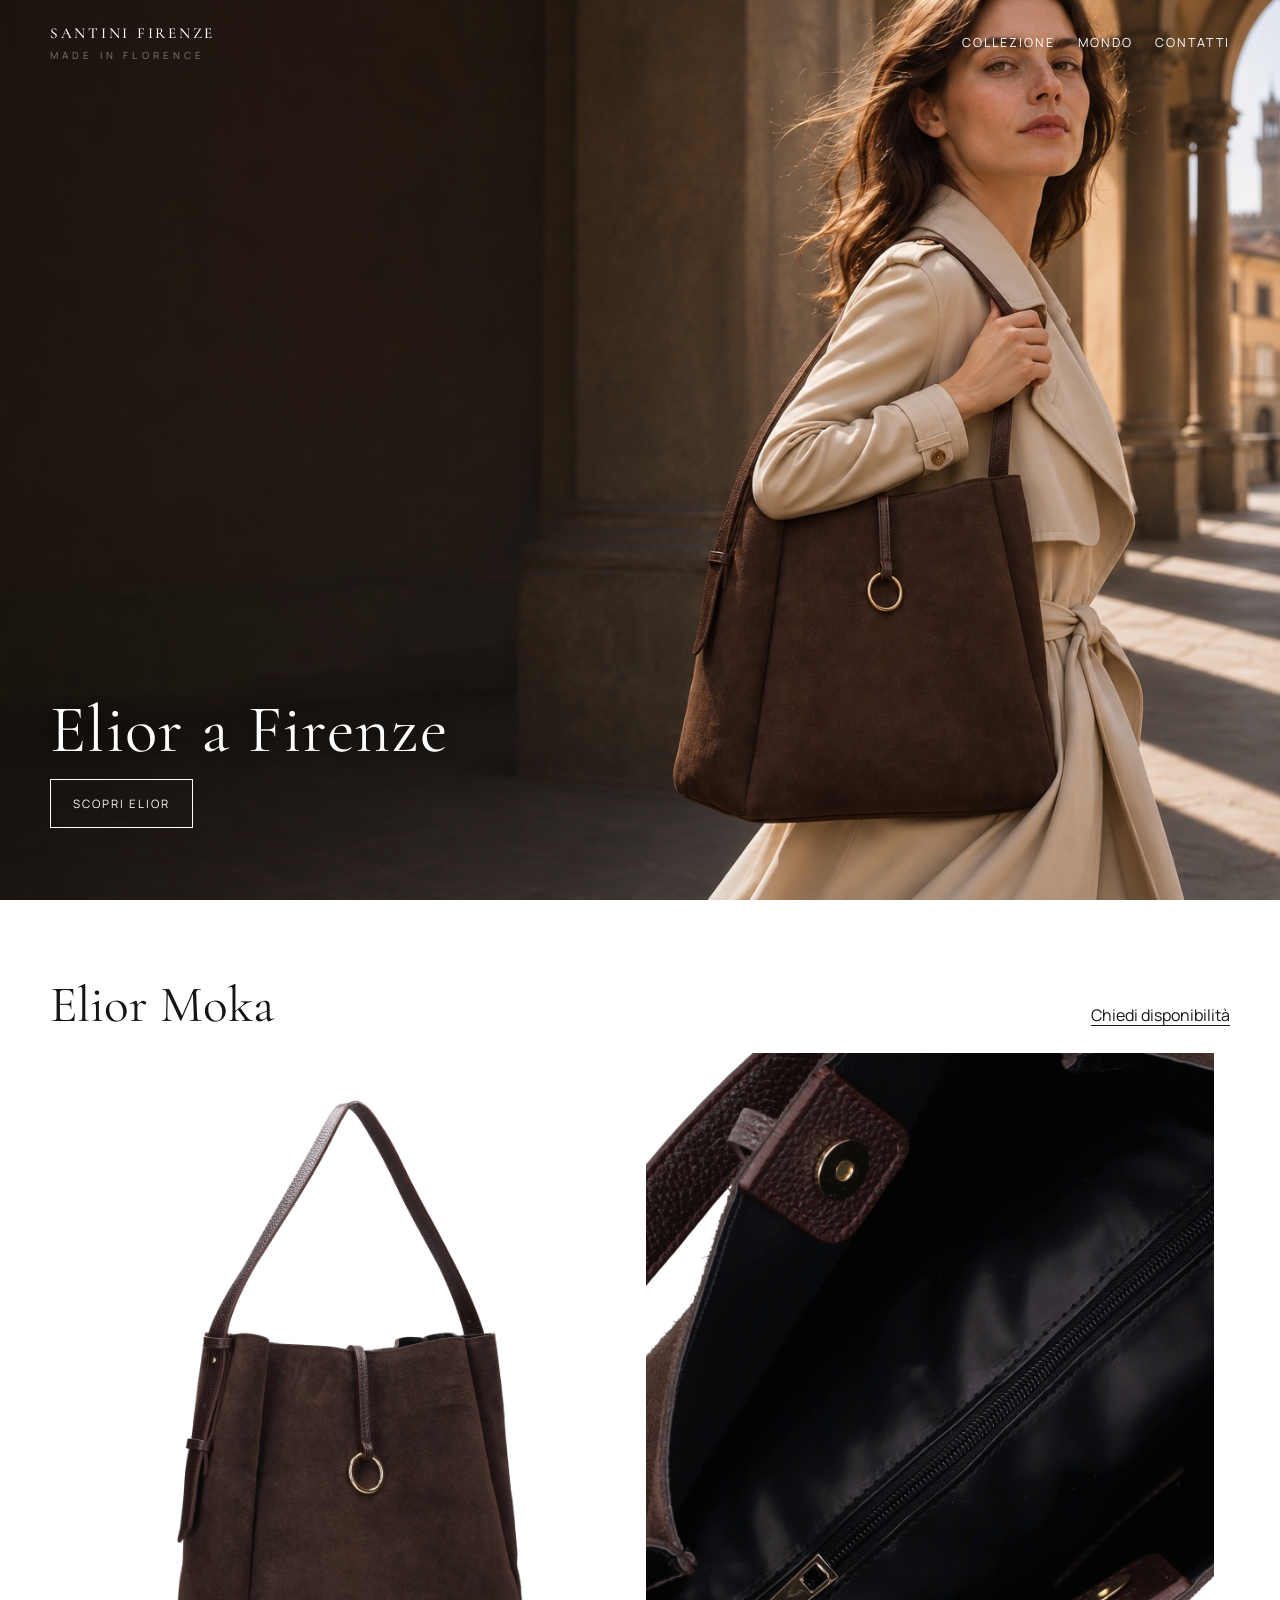
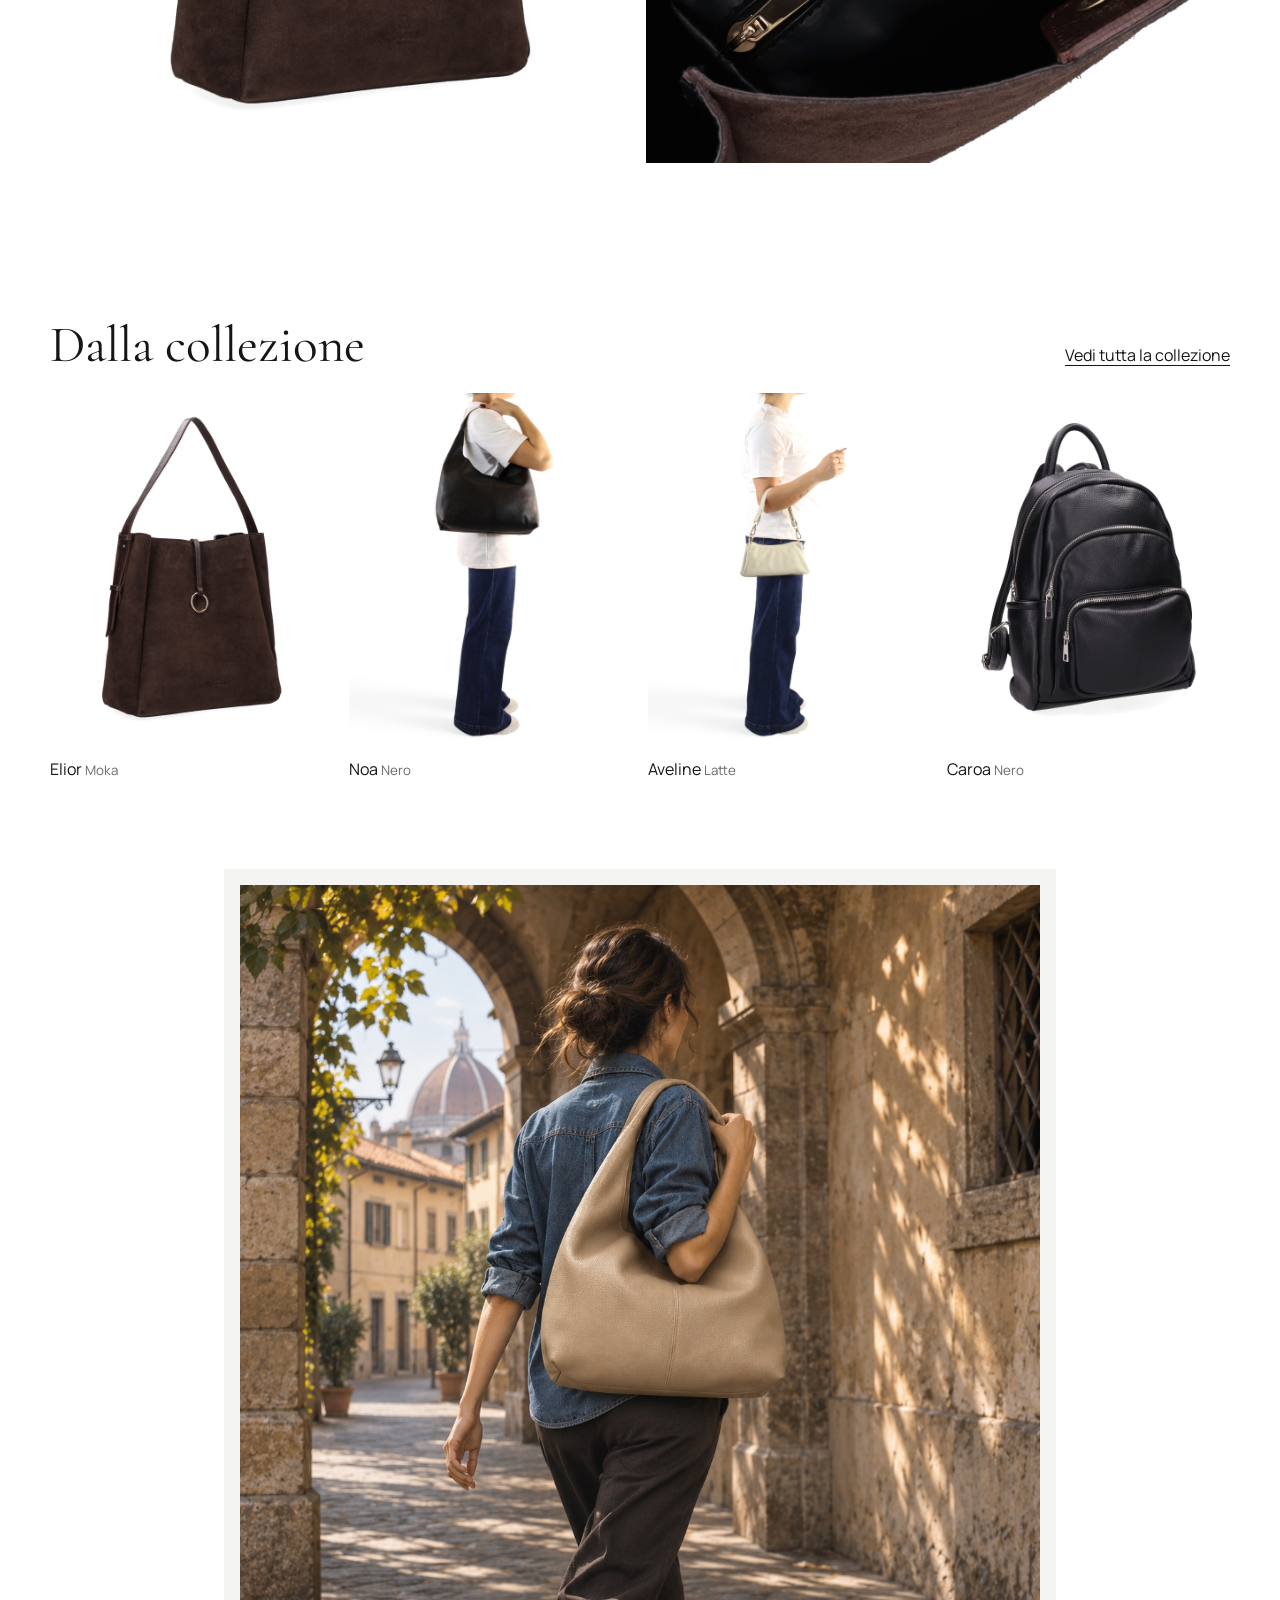
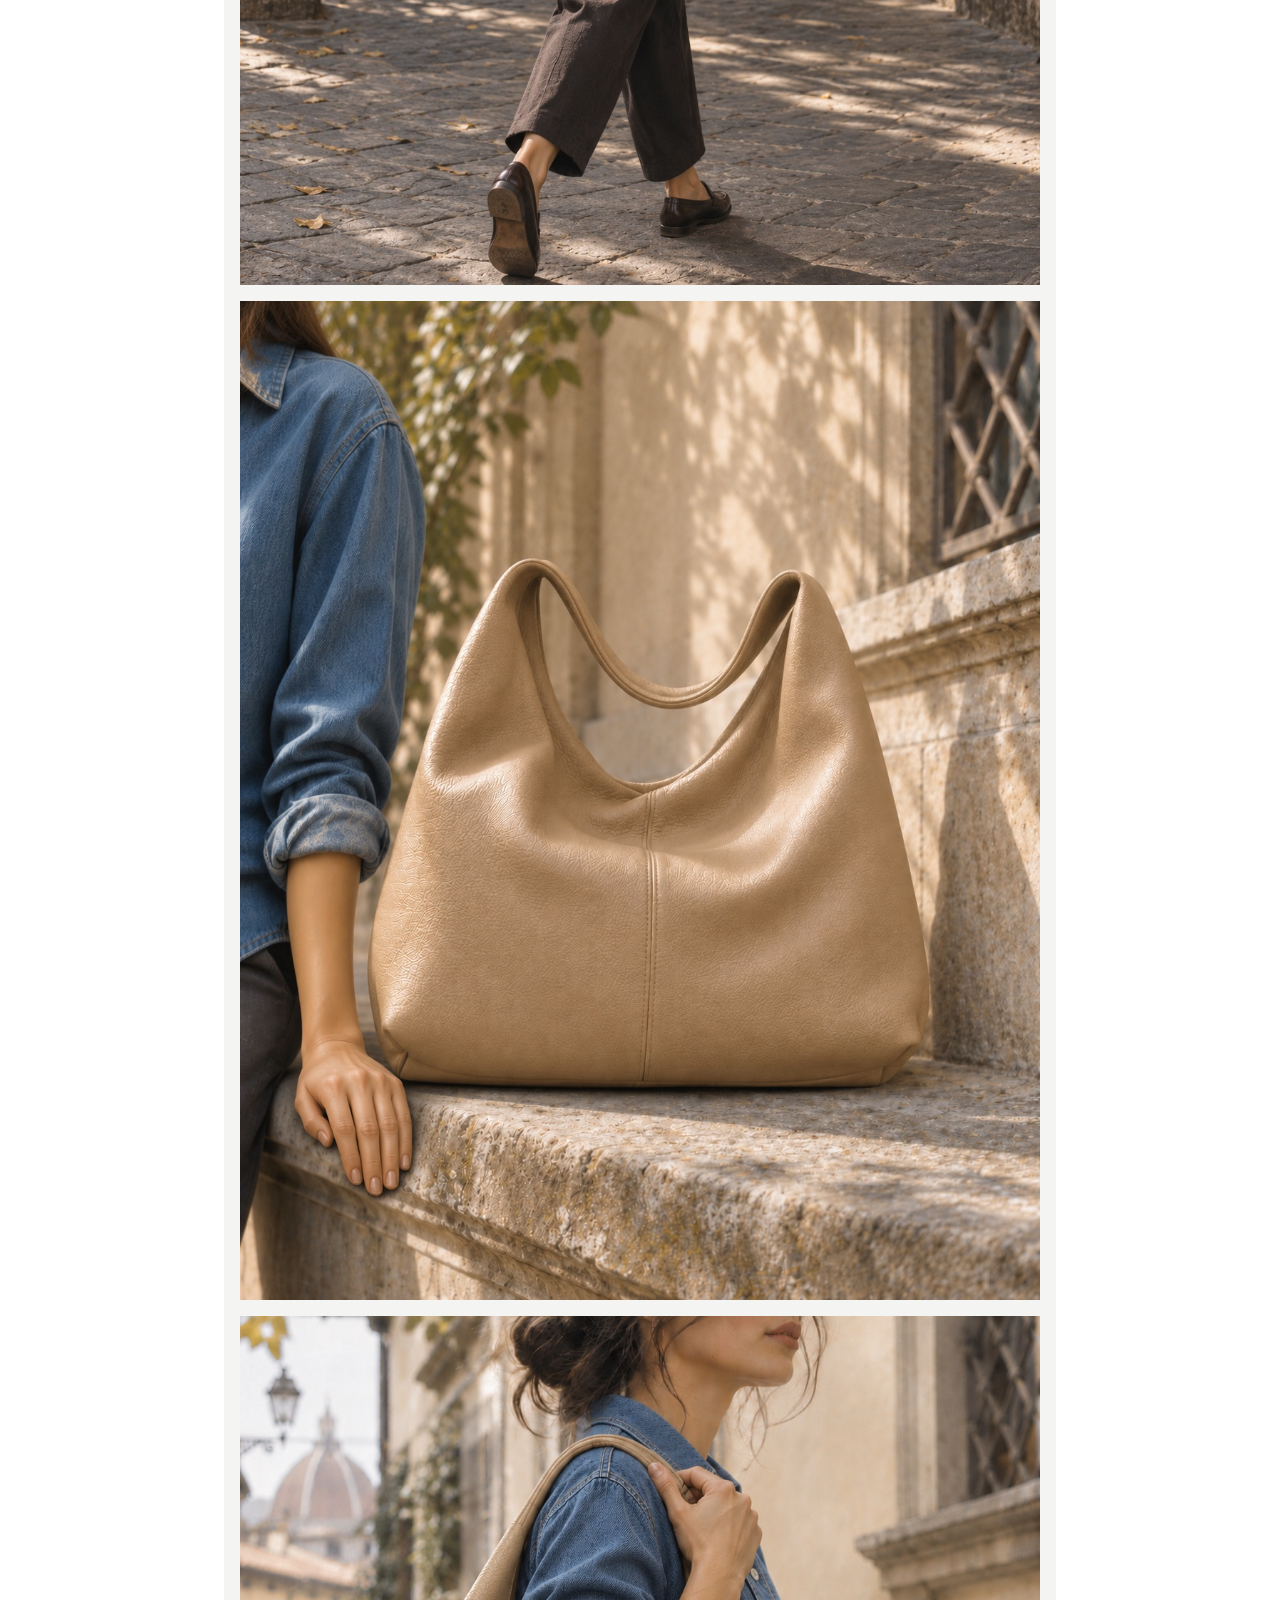
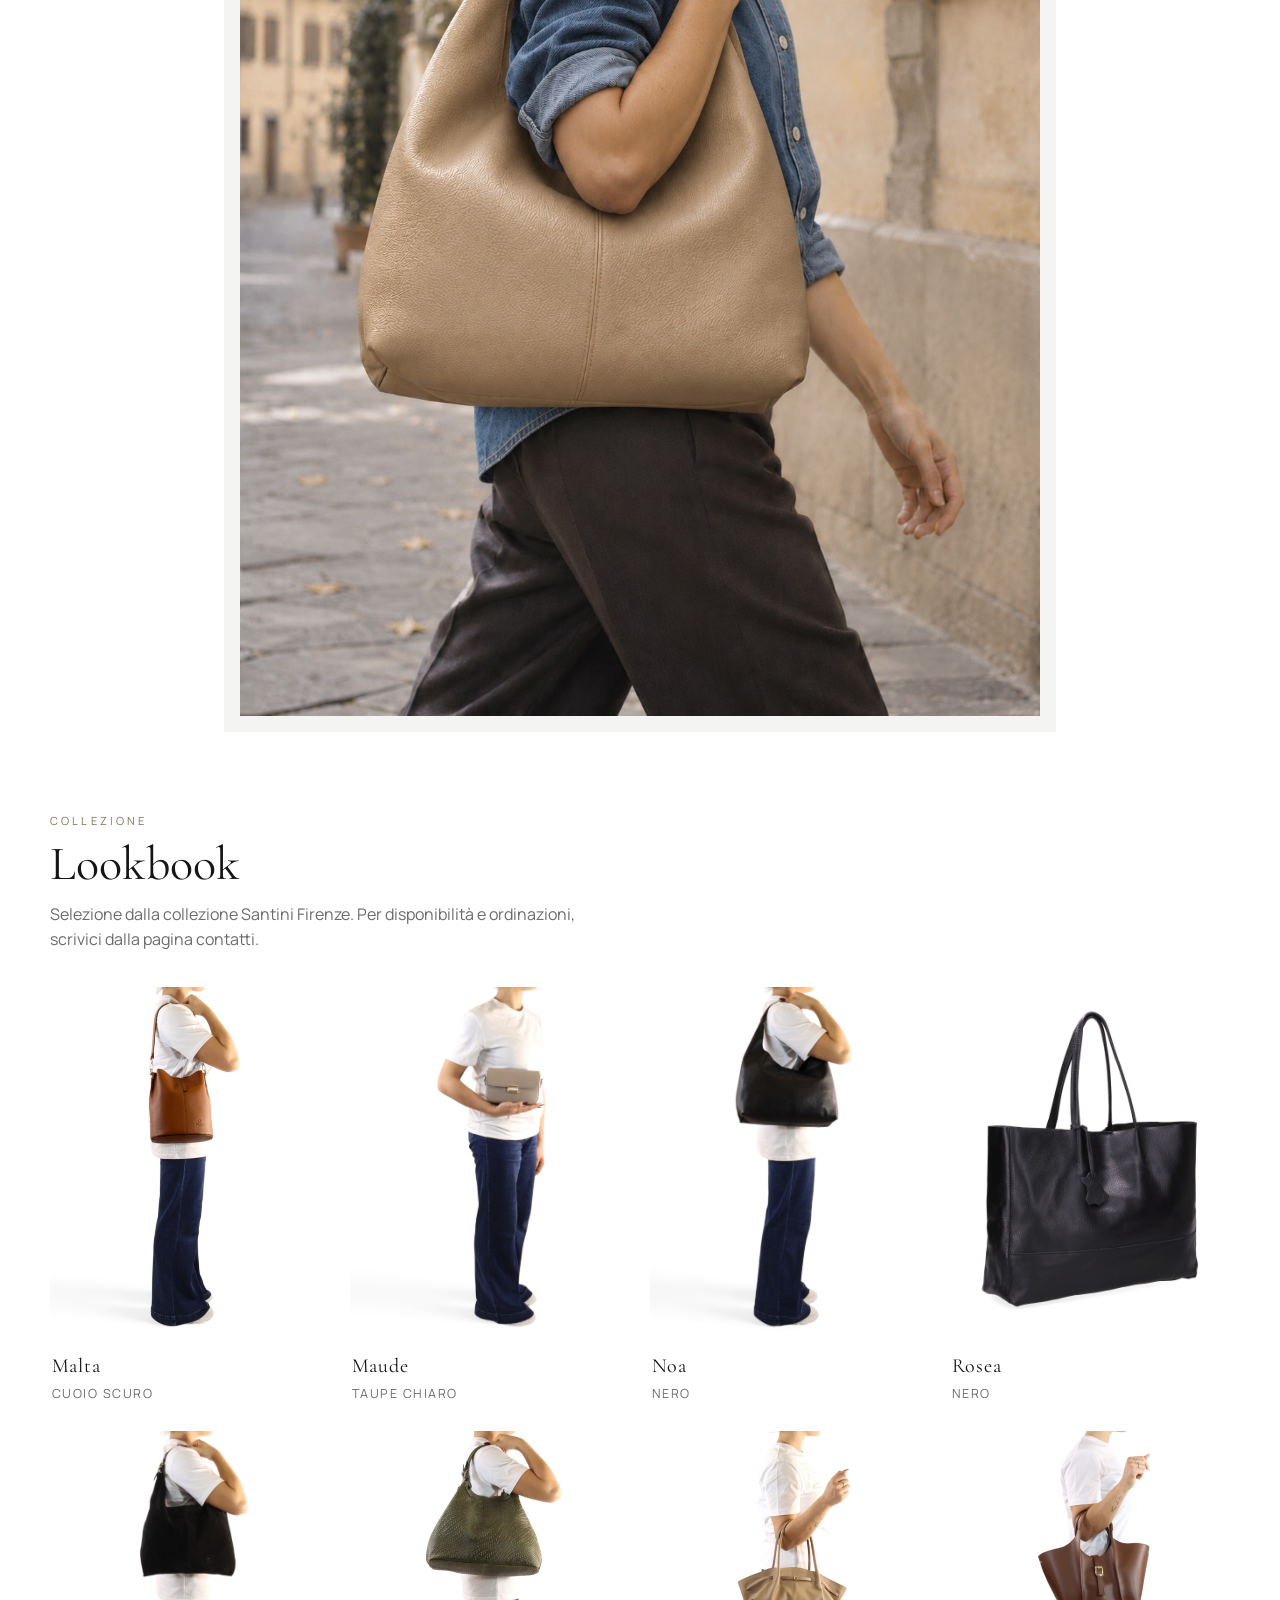
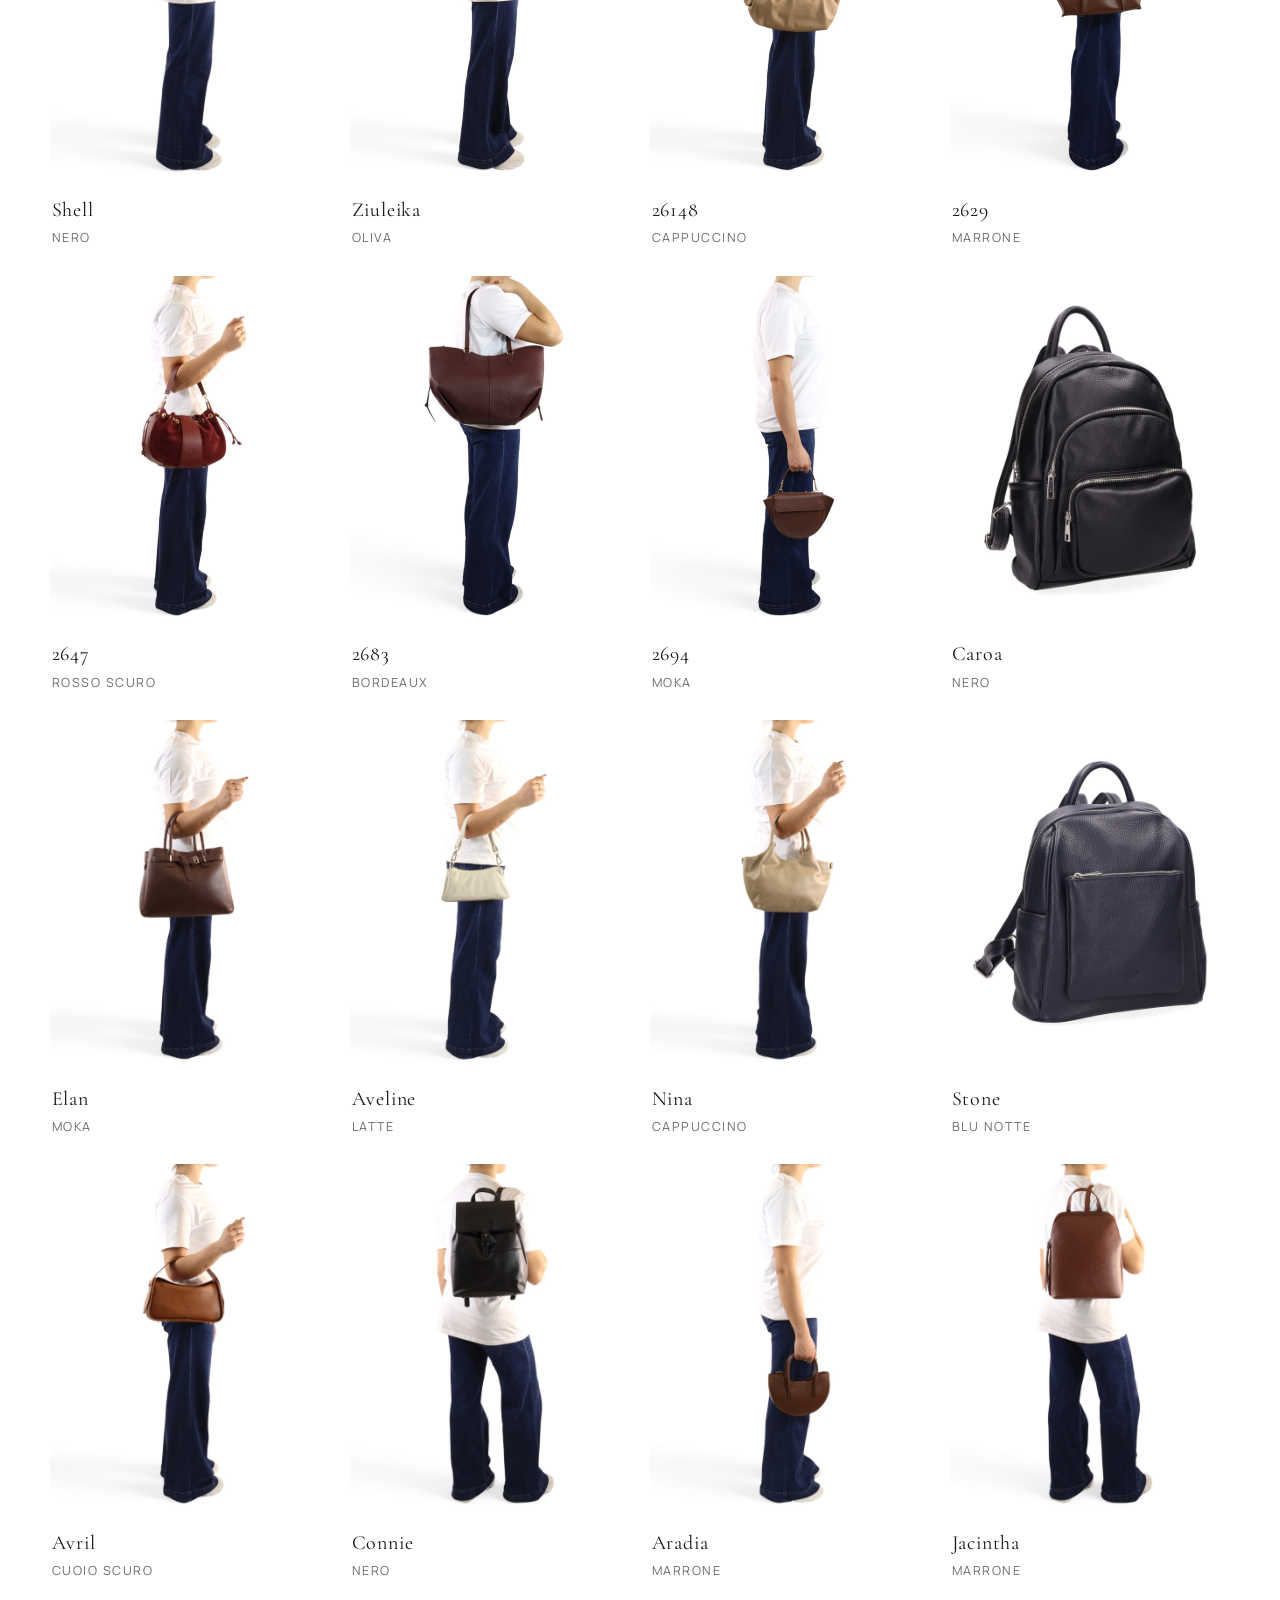
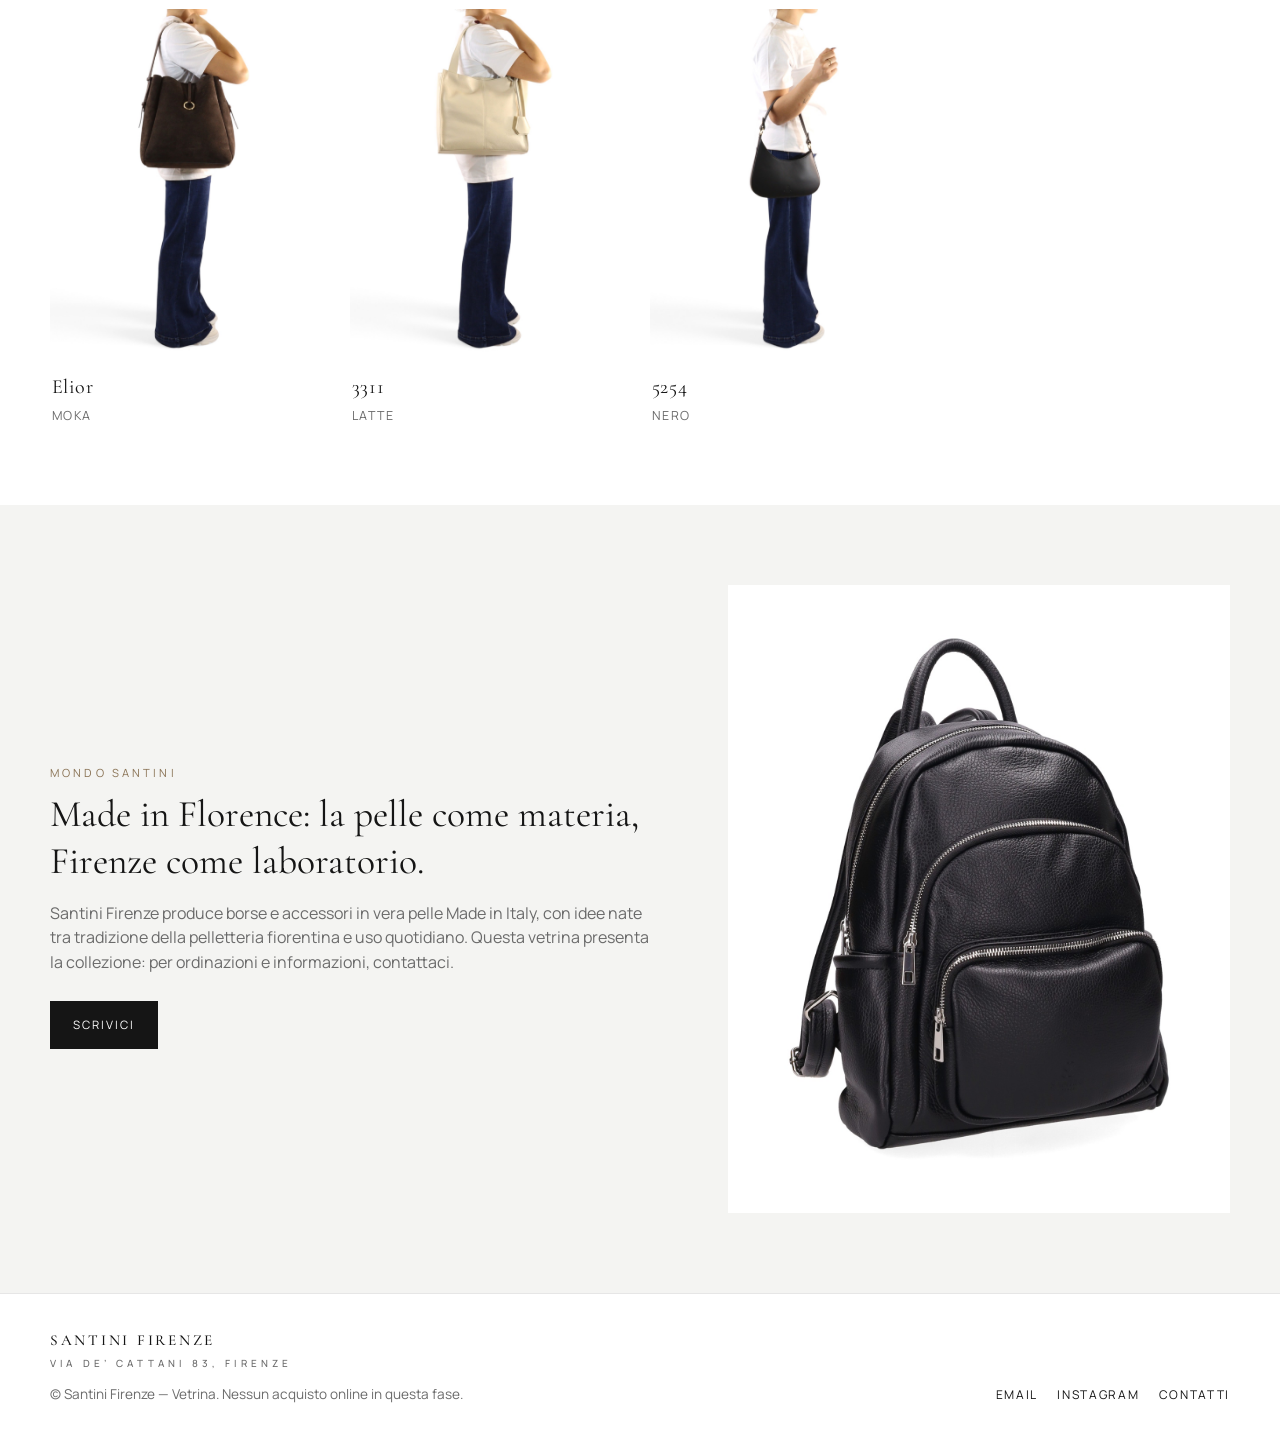
<file: index.html>
<!DOCTYPE html>
<html lang="it">
<head>
  <meta charset="UTF-8">
  <meta name="viewport" content="width=device-width, initial-scale=1.0">
  <title>Santini Firenze — Borse in vera pelle</title>
  <meta name="description" content="Santini Firenze: borse e accessori in vera pelle, artigianato fiorentino. Vetrina della collezione.">
  <link rel="preconnect" href="https://fonts.googleapis.com">
  <link rel="preconnect" href="https://fonts.gstatic.com" crossorigin>
  <link href="https://fonts.googleapis.com/css2?family=Cormorant+Garamond:ital,wght@0,400;0,500;1,400&family=Manrope:wght@400;500;600&display=swap" rel="stylesheet">
  <link rel="stylesheet" href="css/style.css">
  <style>
    .elior-hero .hero__media img { object-position: 70% 55%; }
    .elior-hero .hero__media::after { background: linear-gradient(90deg, #120d08aa, transparent 62%); }
    .elior-hero .hero__copy { width: min(100% - 3rem, 1180px); max-width: none; }
    .elior-campaign, .elior-selection { padding-block: clamp(2rem, 6vw, 5rem); }
    .elior-heading { display:flex; align-items:baseline; justify-content:space-between; flex-wrap:wrap; gap:1rem; margin-bottom:1.25rem; }
    .elior-heading h2 { font: 400 clamp(2rem, 4vw, 3.2rem)/1.1 'Cormorant Garamond', Georgia, serif; }
    .elior-heading a { text-decoration: underline; text-underline-offset: .25em; }
    .elior-photos { display:grid; grid-template-columns:repeat(2,minmax(0,1fr)); gap:.75rem; max-width:1180px; margin-inline:auto; padding-inline:1rem; }
    .elior-photos img { display:block; width:100%; height:auto; }
    .elior-cards { display:grid; grid-template-columns:repeat(4,minmax(0,1fr)); gap:1rem; }
    .elior-cards img { display:block; width:100%; aspect-ratio:4/5; object-fit:contain; background:#fff; }
    .elior-cards span { display:block; padding-block:.65rem; }
    .elior-cards small { color:var(--muted); }
    #elior { scroll-margin-top:3rem; }
    @media (max-width: 640px) {
      .elior-hero .hero__media img { object-position:75% 55%; }
      .elior-hero .hero__media::after { background:linear-gradient(0deg,#120d08bb,transparent 50%); }
      .elior-hero .hero__copy { padding-bottom:2.25rem; }
      .elior-photos { grid-template-columns:1fr; }
      .elior-cards { grid-template-columns:repeat(2,minmax(0,1fr)); }
    }
  </style>
</head>
<body>

<header class="site-header">
  <div class="wrap inner">
    <a class="brand" href="index.html">Santini Firenze<span>Made in Florence</span></a>
    <nav aria-label="Principale">
      <a href="#collezione">Collezione</a>
      <a href="#mondo">Mondo</a>
      <a href="contatti.html">Contatti</a>
    </nav>
  </div>
</header>

<section class="hero elior-hero" aria-label="Elior Moka in evidenza">
  <div class="hero__media">
    <img src="img/web/elior-moka-braccio-visibile.jpg" alt="Elior Moka indossata sotto un portico fiorentino" width="1536" height="1024" fetchpriority="high">
  </div>
  <div class="wrap hero__copy">
    <h1>Elior a Firenze</h1>
    <div class="cta-row">
      <a class="btn" href="#elior">Scopri Elior</a>
    </div>
  </div>
</section>

<section class="elior-campaign" id="elior" aria-labelledby="elior-title">
  <div class="wrap elior-heading">
    <h2 id="elior-title">Elior Moka</h2>
    <a href="contatti.html">Chiedi disponibilità</a>
  </div>
  <div class="elior-photos">
    <img src="img/web/elior-moka-originale.jpg" alt="Elior Moka vista di fronte" width="1280" height="1600" loading="lazy">
    <img src="img/web/elior-moka-dettaglio.jpg" alt="Primo piano della pelle moka e dell’anello dorato di Elior" width="1280" height="1600" loading="lazy">
  </div>
</section>

<section class="wrap elior-selection" aria-labelledby="elior-selection-title">
  <div class="elior-heading">
    <h2 id="elior-selection-title">Dalla collezione</h2>
    <a href="#collezione">Vedi tutta la collezione</a>
  </div>
  <div class="elior-cards">
    <a href="#elior"><img src="img/web/elior-moka-originale.jpg" alt="" loading="lazy"><span>Elior <small>Moka</small></span></a>
    <a href="contatti.html"><img src="img/web/13-noa-nero.jpg" alt="" loading="lazy"><span>Noa <small>Nero</small></span></a>
    <a href="contatti.html"><img src="img/web/04-aveline-latte.jpg" alt="" loading="lazy"><span>Aveline <small>Latte</small></span></a>
    <a href="contatti.html"><img src="img/web/06-caroa-nero.jpg" alt="" loading="lazy"><span>Caroa <small>Nero</small></span></a>
  </div>
</section>

<section aria-label="Lifestyle Santini Firenze" style="display:grid;grid-template-columns:minmax(0,1fr);gap:1rem;max-width:52rem;margin-inline:auto;padding:1rem;background:#f4f4f2">
  <img src="img/web/noa-firenze.jpg" alt="Borsa beige indossata sotto un arco a Firenze" width="1122" height="1402" loading="lazy" style="display:block;width:100%;height:auto">
  <img src="img/web/noa-dettaglio-posa-naturale.jpg" alt="Dettaglio della pelle beige e del manico della borsa" width="1122" height="1402" loading="lazy" style="display:block;width:100%;height:auto">
  <img id="foto-di-profilo" src="img/web/noa-indossata-gomito-frontale.jpg" alt="Primo piano della borsa beige indossata a spalla con camicia in jeans" width="1122" height="1402" style="scroll-margin-top:5rem;display:block;width:100%;height:auto">
</section>

<section class="section" id="collezione">
  <div class="wrap">
    <div class="section-head">
      <p class="eyebrow">Collezione</p>
      <h2>Lookbook</h2>
      <p>Selezione dalla collezione Santini Firenze. Per disponibilità e ordinazioni, scrivici dalla pagina contatti.</p>
    </div>
    <div class="lookbook">
      <a class="look" href="contatti.html">
        <figure><img src="img/web/lookbook-malta.jpg" alt="Malta cuoio scuro" loading="lazy" width="1119" height="1400"></figure>
        <figcaption><div class="name">Malta</div><div class="color">Cuoio scuro</div></figcaption>
      </a>
      <a class="look" href="contatti.html">
        <figure><img src="img/web/11-maude-taupe-chiaro.jpg" alt="Maude taupe chiaro" loading="lazy" width="800" height="1000"></figure>
        <figcaption><div class="name">Maude</div><div class="color">Taupe chiaro</div></figcaption>
      </a>
      <a class="look" href="contatti.html">
        <figure><img src="img/web/13-noa-nero.jpg" alt="Noa nero" loading="lazy" width="800" height="1000"></figure>
        <figcaption><div class="name">Noa</div><div class="color">Nero</div></figcaption>
      </a>
      <a class="look" href="contatti.html">
        <figure><img src="img/web/14-rosea-nero.jpg" alt="Rosea nero" loading="lazy" width="800" height="1000"></figure>
        <figcaption><div class="name">Rosea</div><div class="color">Nero</div></figcaption>
      </a>
      <a class="look" href="contatti.html">
        <figure><img src="img/web/15-shell-sc28-nero.jpg" alt="Shell nero" loading="lazy" width="800" height="1000"></figure>
        <figcaption><div class="name">Shell</div><div class="color">Nero</div></figcaption>
      </a>
      <a class="look" href="contatti.html">
        <figure><img src="img/web/lookbook-ziuleika.jpg" alt="Ziuleika oliva" loading="lazy" width="1119" height="1400"></figure>
        <figcaption><div class="name">Ziuleika</div><div class="color">Oliva</div></figcaption>
      </a>
      <a class="look" href="contatti.html">
        <figure><img src="img/web/lookbook-26148.jpg" alt="26148 cappuccino" loading="lazy" width="1119" height="1400"></figure>
        <figcaption><div class="name">26148</div><div class="color">Cappuccino</div></figcaption>
      </a>
      <a class="look" href="contatti.html">
        <figure><img src="img/web/lookbook-2629.jpg" alt="2629 marrone" loading="lazy" width="1120" height="1400"></figure>
        <figcaption><div class="name">2629</div><div class="color">Marrone</div></figcaption>
      </a>
      <a class="look" href="contatti.html">
        <figure><img src="img/web/lookbook-2647.jpg" alt="2647 rosso scuro" loading="lazy" width="1119" height="1400"></figure>
        <figcaption><div class="name">2647</div><div class="color">Rosso scuro</div></figcaption>
      </a>
      <a class="look" href="contatti.html">
        <figure><img src="img/web/lookbook-2683.jpg" alt="2683 bordeaux" loading="lazy" width="1120" height="1400"></figure>
        <figcaption><div class="name">2683</div><div class="color">Bordeaux</div></figcaption>
      </a>
      <a class="look" href="contatti.html">
        <figure><img src="img/web/lookbook-2694.jpg" alt="2694 moka" loading="lazy" width="1120" height="1400"></figure>
        <figcaption><div class="name">2694</div><div class="color">Moka</div></figcaption>
      </a>
      <a class="look" href="contatti.html">
        <figure><img src="img/web/06-caroa-nero.jpg" alt="Caroa nero" loading="lazy" width="800" height="1000"></figure>
        <figcaption><div class="name">Caroa</div><div class="color">Nero</div></figcaption>
      </a>
      <a class="look" href="contatti.html">
        <figure><img src="img/web/08-elan-moka.jpg" alt="Elan moka" loading="lazy" width="800" height="1000"></figure>
        <figcaption><div class="name">Elan</div><div class="color">Moka</div></figcaption>
      </a>
      <a class="look" href="contatti.html">
        <figure><img src="img/web/04-aveline-latte.jpg" alt="Aveline latte" loading="lazy" width="800" height="1000"></figure>
        <figcaption><div class="name">Aveline</div><div class="color">Latte</div></figcaption>
      </a>
      <a class="look" href="contatti.html">
        <figure><img src="img/web/12-nina-cappuccino.jpg" alt="Nina cappuccino" loading="lazy" width="800" height="1000"></figure>
        <figcaption><div class="name">Nina</div><div class="color">Cappuccino</div></figcaption>
      </a>
      <a class="look" href="contatti.html">
        <figure><img src="img/web/16-stone-blu-notte.jpg" alt="Stone blu notte" loading="lazy" width="800" height="1000"></figure>
        <figcaption><div class="name">Stone</div><div class="color">Blu notte</div></figcaption>
      </a>
      <a class="look" href="contatti.html">
        <figure><img src="img/web/05-avril-cuoio-scuro.jpg" alt="Avril cuoio scuro" loading="lazy" width="800" height="1000"></figure>
        <figcaption><div class="name">Avril</div><div class="color">Cuoio scuro</div></figcaption>
      </a>
      <a class="look" href="contatti.html">
        <figure><img src="img/web/07-connie-nero.jpg" alt="Connie nero" loading="lazy" width="800" height="1000"></figure>
        <figcaption><div class="name">Connie</div><div class="color">Nero</div></figcaption>
      </a>
      <a class="look" href="contatti.html">
        <figure><img src="img/web/03-aradia-marrone.jpg" alt="Aradia marrone" loading="lazy" width="800" height="1000"></figure>
        <figcaption><div class="name">Aradia</div><div class="color">Marrone</div></figcaption>
      </a>
      <a class="look" href="contatti.html">
        <figure><img src="img/web/10-jacintha-marrone.jpg" alt="Jacintha marrone" loading="lazy" width="800" height="1000"></figure>
        <figcaption><div class="name">Jacintha</div><div class="color">Marrone</div></figcaption>
      </a>
      <a class="look" href="contatti.html">
        <figure><img src="img/web/09-elior-sc523-moka.jpg" alt="Elior moka" loading="lazy" width="800" height="1000"></figure>
        <figcaption><div class="name">Elior</div><div class="color">Moka</div></figcaption>
      </a>
      <a class="look" href="contatti.html">
        <figure><img src="img/web/01-3311-latte.jpg" alt="Modello 3311 latte" loading="lazy" width="800" height="1000"></figure>
        <figcaption><div class="name">3311</div><div class="color">Latte</div></figcaption>
      </a>
      <a class="look" href="contatti.html">
        <figure><img src="img/web/02-5254-nero.jpg" alt="Modello 5254 nero" loading="lazy" width="800" height="1000"></figure>
        <figcaption><div class="name">5254</div><div class="color">Nero</div></figcaption>
      </a>
    </div>
  </div>
</section>

<section class="section mist" id="mondo">
  <div class="wrap story">
    <div>
      <p class="eyebrow" style="font-size:.7rem;letter-spacing:.28em;text-transform:uppercase;color:var(--accent);margin-bottom:.55rem">Mondo Santini</p>
      <blockquote>Made in Florence: la pelle come materia, Firenze come laboratorio.</blockquote>
      <p>Santini Firenze produce borse e accessori in vera pelle Made in Italy, con idee nate tra tradizione della pelletteria fiorentina e uso quotidiano. Questa vetrina presenta la collezione: per ordinazioni e informazioni, contattaci.</p>
      <div class="cta-row" style="margin-top:1.6rem">
        <a class="btn solid" href="contatti.html">Scrivici</a>
      </div>
    </div>
    <div class="story-visual">
      <img src="img/web/06-caroa-nero.jpg" alt="Dettaglio borsa Caroa Santini Firenze" loading="lazy" width="900" height="1125">
    </div>
  </div>
</section>

<footer class="site-footer">
  <div class="wrap inner">
    <div>
      <div class="brand">Santini Firenze<span>Via de’ Cattani 83, Firenze</span></div>
      <p style="margin-top:.8rem">© Santini Firenze — Vetrina. Nessun acquisto online in questa fase.</p>
    </div>
    <div class="links">
      <a href="mailto:info@santinifirenze.com">Email</a>
      <a href="https://www.instagram.com/santinifirenze_official/" rel="noopener" target="_blank">Instagram</a>
      <a href="contatti.html">Contatti</a>
    </div>
  </div>
</footer>

</body>
</html>
</file>
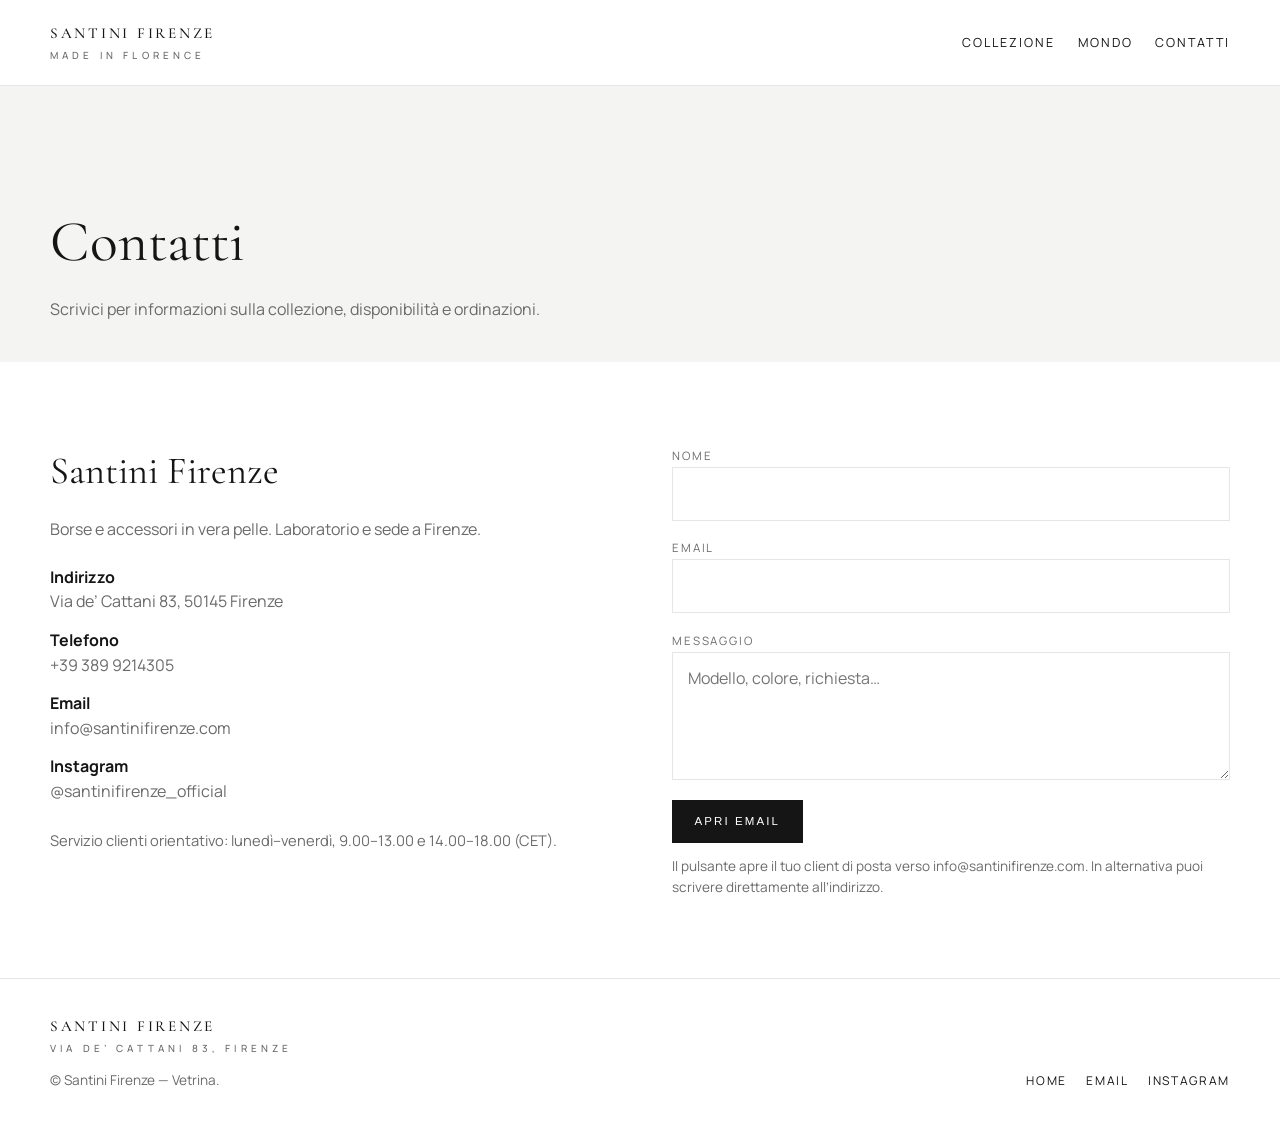
<file: contatti.html>
<!DOCTYPE html>
<html lang="it">
<head>
  <meta charset="UTF-8">
  <meta name="viewport" content="width=device-width, initial-scale=1.0">
  <title>Contatti — Santini Firenze</title>
  <meta name="description" content="Contatti Santini Firenze: Via de’ Cattani 83, Firenze. Telefono, email e Instagram.">
  <link rel="preconnect" href="https://fonts.googleapis.com">
  <link rel="preconnect" href="https://fonts.gstatic.com" crossorigin>
  <link href="https://fonts.googleapis.com/css2?family=Cormorant+Garamond:ital,wght@0,400;0,500;1,400&family=Manrope:wght@400;500;600&display=swap" rel="stylesheet">
  <link rel="stylesheet" href="css/style.css">
</head>
<body>

<header class="site-header on-light">
  <div class="wrap inner">
    <a class="brand" href="index.html">Santini Firenze<span>Made in Florence</span></a>
    <nav aria-label="Principale">
      <a href="index.html#collezione">Collezione</a>
      <a href="index.html#mondo">Mondo</a>
      <a href="contatti.html">Contatti</a>
    </nav>
  </div>
</header>

<section class="page-hero">
  <div class="wrap">
    <h1>Contatti</h1>
    <p style="color:var(--muted);margin-top:.6rem;max-width:32rem">Scrivici per informazioni sulla collezione, disponibilità e ordinazioni.</p>
  </div>
</section>

<section class="section">
  <div class="wrap contact-grid">
    <div class="contact-card">
      <h2>Santini Firenze</h2>
      <p>Borse e accessori in vera pelle. Laboratorio e sede a Firenze.</p>
      <ul>
        <li><strong style="color:var(--ink)">Indirizzo</strong><br>Via de’ Cattani 83, 50145 Firenze</li>
        <li><strong style="color:var(--ink)">Telefono</strong><br><a href="tel:+393899214305">+39 389 9214305</a></li>
        <li><strong style="color:var(--ink)">Email</strong><br><a href="mailto:info@santinifirenze.com">info@santinifirenze.com</a></li>
        <li><strong style="color:var(--ink)">Instagram</strong><br><a href="https://www.instagram.com/santinifirenze_official/" rel="noopener" target="_blank">@santinifirenze_official</a></li>
      </ul>
      <p style="margin-top:1.6rem;font-size:.92rem">Servizio clienti orientativo: lunedì–venerdì, 9.00–13.00 e 14.00–18.00 (CET).</p>
    </div>

    <form class="contact-form" action="mailto:info@santinifirenze.com" method="post" enctype="text/plain">
      <div>
        <label for="nome">Nome</label>
        <input id="nome" name="nome" type="text" required autocomplete="name">
      </div>
      <div>
        <label for="email">Email</label>
        <input id="email" name="email" type="email" required autocomplete="email">
      </div>
      <div>
        <label for="messaggio">Messaggio</label>
        <textarea id="messaggio" name="messaggio" required placeholder="Modello, colore, richiesta…"></textarea>
      </div>
      <button type="submit">Apri email</button>
      <p style="color:var(--muted);font-size:.85rem">Il pulsante apre il tuo client di posta verso info@santinifirenze.com. In alternativa puoi scrivere direttamente all’indirizzo.</p>
    </form>
  </div>
</section>

<footer class="site-footer">
  <div class="wrap inner">
    <div>
      <div class="brand">Santini Firenze<span>Via de’ Cattani 83, Firenze</span></div>
      <p style="margin-top:.8rem">© Santini Firenze — Vetrina.</p>
    </div>
    <div class="links">
      <a href="index.html">Home</a>
      <a href="mailto:info@santinifirenze.com">Email</a>
      <a href="https://www.instagram.com/santinifirenze_official/" rel="noopener" target="_blank">Instagram</a>
    </div>
  </div>
</footer>

</body>
</html>
</file>
<file: css/style.css>
:root {
  --ink: #151515;
  --muted: #6b6b6b;
  --line: #e6e6e6;
  --paper: #ffffff;
  --mist: #f4f4f2;
  --accent: #8a7355;
  --max: 1180px;
}

* { box-sizing: border-box; margin: 0; padding: 0; }

html { scroll-behavior: smooth; }

body {
  font-family: "Manrope", system-ui, sans-serif;
  color: var(--ink);
  background: var(--paper);
  line-height: 1.55;
  font-size: 16px;
  -webkit-font-smoothing: antialiased;
}

img { display: block; max-width: 100%; height: auto; }

a { color: inherit; text-decoration: none; }

.wrap {
  width: min(100% - 2.5rem, var(--max));
  margin-inline: auto;
}

.brand {
  font-family: "Cormorant Garamond", Georgia, serif;
  font-weight: 500;
  letter-spacing: 0.18em;
  text-transform: uppercase;
  font-size: 0.95rem;
}

.brand span {
  display: block;
  font-family: "Manrope", sans-serif;
  font-size: 0.62rem;
  letter-spacing: 0.42em;
  color: var(--muted);
  margin-top: 0.2rem;
}

/* Header */
.site-header {
  position: absolute;
  inset: 0 0 auto;
  z-index: 5;
  padding: 1.35rem 0;
  color: var(--paper);
}

.site-header.on-light {
  position: sticky;
  top: 0;
  background: rgba(255, 255, 255, 0.94);
  backdrop-filter: blur(8px);
  border-bottom: 1px solid var(--line);
  color: var(--ink);
}

.site-header .inner {
  display: flex;
  align-items: center;
  justify-content: space-between;
  gap: 1rem;
}

.site-header nav {
  display: flex;
  gap: 1.4rem;
  font-size: 0.78rem;
  letter-spacing: 0.16em;
  text-transform: uppercase;
}

.site-header nav a:hover { color: var(--accent); }
.site-header.on-light .brand span { color: var(--muted); }

/* Hero */
.hero {
  position: relative;
  min-height: 100svh;
  display: grid;
  place-items: end stretch;
  color: var(--paper);
  overflow: hidden;
  background: #111;
}

.hero__media {
  position: absolute;
  inset: 0;
}

.hero__media img {
  width: 100%;
  height: 100%;
  object-fit: cover;
  object-position: center 20%;
}

.hero__media::after {
  content: "";
  position: absolute;
  inset: 0;
  background:
    linear-gradient(180deg, rgba(0,0,0,.35) 0%, rgba(0,0,0,.08) 38%, rgba(0,0,0,.55) 100%);
}

.hero__copy {
  position: relative;
  z-index: 1;
  padding: 0 0 4.5rem;
  max-width: 34rem;
  animation: rise 0.9s ease both;
}

.hero__copy .brand {
  font-size: clamp(1.4rem, 3.2vw, 2rem);
  margin-bottom: 1.1rem;
}

.hero__copy h1 {
  font-family: "Cormorant Garamond", Georgia, serif;
  font-weight: 400;
  font-size: clamp(2.4rem, 6vw, 4.2rem);
  line-height: 1.05;
  letter-spacing: 0.02em;
  margin-bottom: 0.85rem;
}

.hero__copy p {
  font-size: 1.02rem;
  color: rgba(255,255,255,.86);
  max-width: 28rem;
  margin-bottom: 1.6rem;
}

.cta-row { display: flex; flex-wrap: wrap; gap: 0.75rem; }

.btn {
  display: inline-flex;
  align-items: center;
  justify-content: center;
  padding: 0.9rem 1.35rem;
  border: 1px solid currentColor;
  font-size: 0.72rem;
  letter-spacing: 0.18em;
  text-transform: uppercase;
  transition: background .2s ease, color .2s ease, border-color .2s ease;
}

.btn:hover { background: var(--paper); color: var(--ink); border-color: var(--paper); }

.btn.solid {
  background: var(--ink);
  color: var(--paper);
  border-color: var(--ink);
}

.btn.solid:hover { background: var(--accent); border-color: var(--accent); }

/* Sections */
.section {
  padding: 5rem 0;
}

.section.mist { background: var(--mist); }

.section-head {
  margin-bottom: 2.2rem;
  max-width: 36rem;
}

.section-head .eyebrow {
  font-size: 0.7rem;
  letter-spacing: 0.28em;
  text-transform: uppercase;
  color: var(--accent);
  margin-bottom: 0.55rem;
}

.section-head h2 {
  font-family: "Cormorant Garamond", Georgia, serif;
  font-weight: 400;
  font-size: clamp(2rem, 4vw, 3rem);
  line-height: 1.1;
  margin-bottom: 0.7rem;
}

.section-head p { color: var(--muted); }

/* Lookbook */
.lookbook {
  display: grid;
  grid-template-columns: repeat(2, 1fr);
  gap: 1.25rem 1rem;
}

@media (min-width: 900px) {
  .lookbook { grid-template-columns: repeat(4, 1fr); gap: 1.75rem 1.25rem; }
}

.look {
  display: block;
}

.look figure {
  background: var(--mist);
  overflow: hidden;
  aspect-ratio: 4 / 5;
}

.look img {
  width: 100%;
  height: 100%;
  object-fit: cover;
  transition: transform 0.7s ease;
}

.look:hover img { transform: scale(1.035); }

.look figcaption {
  padding: 0.85rem 0.1rem 0;
}

.look .name {
  font-family: "Cormorant Garamond", Georgia, serif;
  font-size: 1.25rem;
  letter-spacing: 0.04em;
}

.look .color {
  font-size: 0.78rem;
  letter-spacing: 0.12em;
  text-transform: uppercase;
  color: var(--muted);
  margin-top: 0.15rem;
}

/* Story */
.story {
  display: grid;
  gap: 2rem;
  align-items: center;
}

@media (min-width: 860px) {
  .story { grid-template-columns: 1.1fr 0.9fr; gap: 4rem; }
}

.story blockquote {
  font-family: "Cormorant Garamond", Georgia, serif;
  font-size: clamp(1.6rem, 3vw, 2.35rem);
  line-height: 1.25;
  font-weight: 400;
}

.story p { color: var(--muted); margin-top: 1rem; }

.story-visual {
  background: var(--mist);
  aspect-ratio: 4 / 5;
  overflow: hidden;
}

.story-visual img {
  width: 100%;
  height: 100%;
  object-fit: cover;
}

/* Contacts */
.contact-grid {
  display: grid;
  gap: 2.5rem;
}

@media (min-width: 800px) {
  .contact-grid { grid-template-columns: 1fr 1fr; gap: 4rem; }
}

.contact-card h2 {
  font-family: "Cormorant Garamond", Georgia, serif;
  font-weight: 400;
  font-size: 2.4rem;
  margin-bottom: 1rem;
}

.contact-card p,
.contact-card li { color: var(--muted); }

.contact-card ul {
  list-style: none;
  margin-top: 1.4rem;
  display: grid;
  gap: 0.85rem;
}

.contact-card a { border-bottom: 1px solid transparent; }
.contact-card a:hover { color: var(--ink); border-color: var(--accent); }

.contact-form {
  display: grid;
  gap: 0.85rem;
}

.contact-form label {
  font-size: 0.72rem;
  letter-spacing: 0.16em;
  text-transform: uppercase;
  color: var(--muted);
}

.contact-form input,
.contact-form textarea {
  width: 100%;
  border: 1px solid var(--line);
  background: var(--paper);
  padding: 0.85rem 0.95rem;
  font: inherit;
  color: var(--ink);
}

.contact-form textarea { min-height: 8rem; resize: vertical; }

.contact-form button {
  justify-self: start;
  cursor: pointer;
  background: var(--ink);
  color: var(--paper);
  border: 1px solid var(--ink);
  padding: 0.9rem 1.35rem;
  font-size: 0.72rem;
  letter-spacing: 0.18em;
  text-transform: uppercase;
}

.contact-form button:hover { background: var(--accent); border-color: var(--accent); }

.page-hero {
  padding: 7rem 0 2.5rem;
  background: var(--mist);
}

.page-hero h1 {
  font-family: "Cormorant Garamond", Georgia, serif;
  font-weight: 400;
  font-size: clamp(2.4rem, 5vw, 3.6rem);
}

/* Footer */
.site-footer {
  border-top: 1px solid var(--line);
  padding: 2.2rem 0 2.6rem;
}

.site-footer .inner {
  display: flex;
  flex-wrap: wrap;
  gap: 1rem 2rem;
  justify-content: space-between;
  align-items: end;
}

.site-footer p {
  color: var(--muted);
  font-size: 0.85rem;
}

.site-footer .links {
  display: flex;
  gap: 1.2rem;
  font-size: 0.75rem;
  letter-spacing: 0.14em;
  text-transform: uppercase;
}

@keyframes rise {
  from { opacity: 0; transform: translateY(18px); }
  to { opacity: 1; transform: translateY(0); }
}

@media (prefers-reduced-motion: reduce) {
  * { animation: none !important; transition: none !important; }
  .look:hover img { transform: none; }
}

/* Sfumatura dietro il titolo della homepage. */
.hero__media::after {
  background:
    radial-gradient(ellipse 44% 60% at 50% 59%, rgba(0, 0, 0, 0.64) 0%, rgba(0, 0, 0, 0.6) 48%, transparent 100%),
    linear-gradient(rgba(0, 0, 0, 0.35) 0%, rgba(0, 0, 0, 0.08) 38%, rgba(0, 0, 0, 0.55) 100%);
}

.hero__copy h1 {
  text-shadow: 0 2px 14px rgba(0, 0, 0, 0.68);
}

@media (max-width: 640px) {
  .hero__media::after {
    background: linear-gradient(rgba(0, 0, 0, 0.35) 0%, rgba(0, 0, 0, 0.18) 28%, rgba(0, 0, 0, 0.62) 56%, rgba(0, 0, 0, 0.72) 100%);
  }
}
</file>
